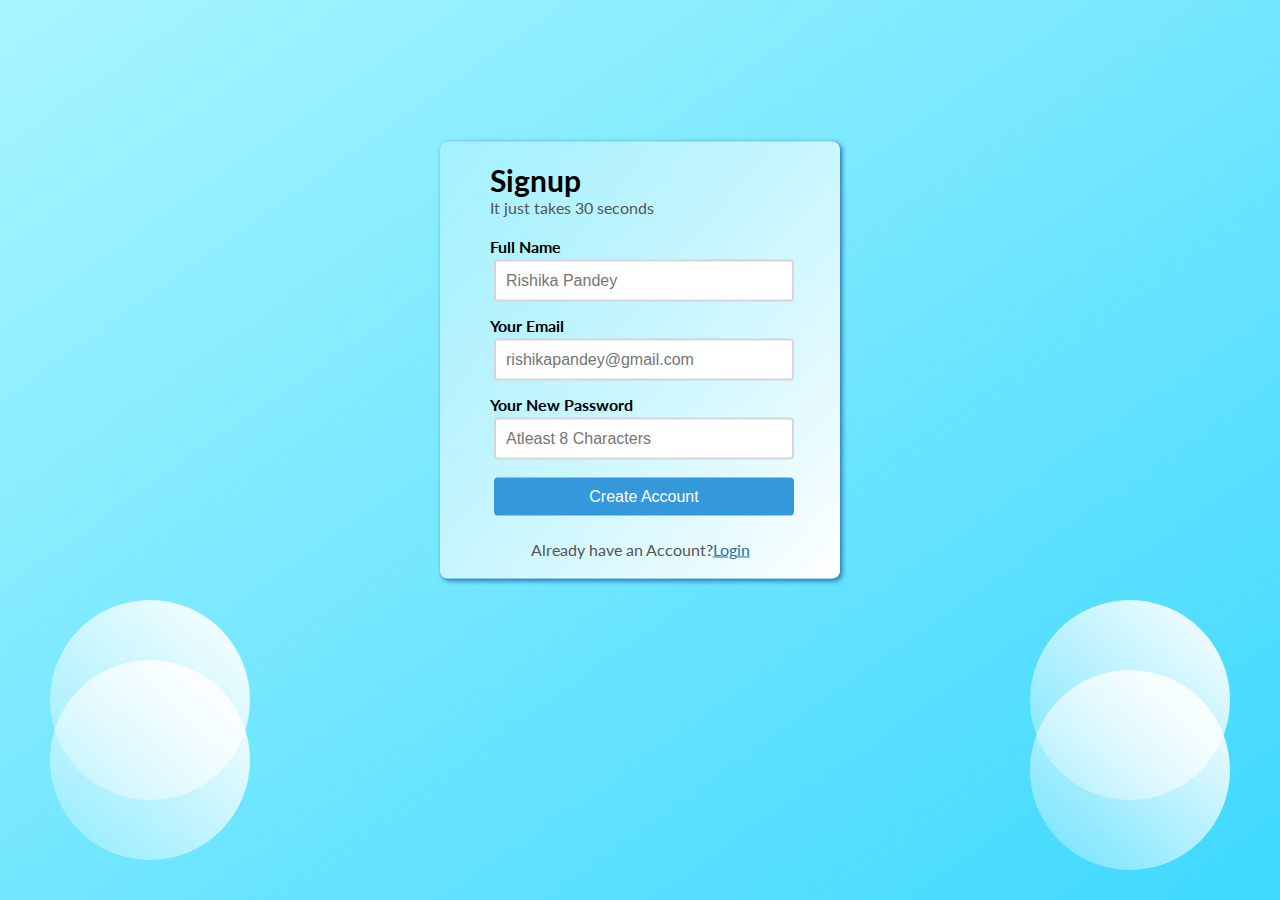
<file: 10.mini Project Signup/index.html>
<!DOCTYPE html>
<html lang="en">
<head>
    <meta charset="UTF-8">
    <meta name="viewport" content="width=device-width, initial-scale=1.0">
    <title>Signup</title>
    <link rel="Stylesheet" href="style.css">
</head>
<body>
    <div class="outer-box">
        <div class="inner-box">
        <header class="signup-header">
            <h1>Signup</h1>
            <p>It just takes 30 seconds</p>
        </header>
    <main class="signup-body">
    <form action="#">
    <p><label for="fullname">Full Name</label> 
    <input type="text" id="fulltime"placeholder="Rishika Pandey" required></p>
    <p><label for="email">Your Email</label> 
        <input type="email" id="email"placeholder="rishikapandey@gmail.com" required></p>
    <p><label for="password">Your New Password</label> 
        <input type="password" id="password"placeholder="Atleast 8 Characters" required></p>
    <p> 
        <input type="Submit" id="Submit" value="Create Account"></p>
          </form>  
        </main>
        <footer class="signup-footer">
            <p>Already have an Account?<a href=#>Login</a></p>

        </footer>
        </div>
        <div class="circle c1"></div>
        <div class="circle c2"></div>
        <div class="circle c3"></div>
        <div class="circle c4"></div>
        </div>
    </div>
    
</body>
</html>
</file>
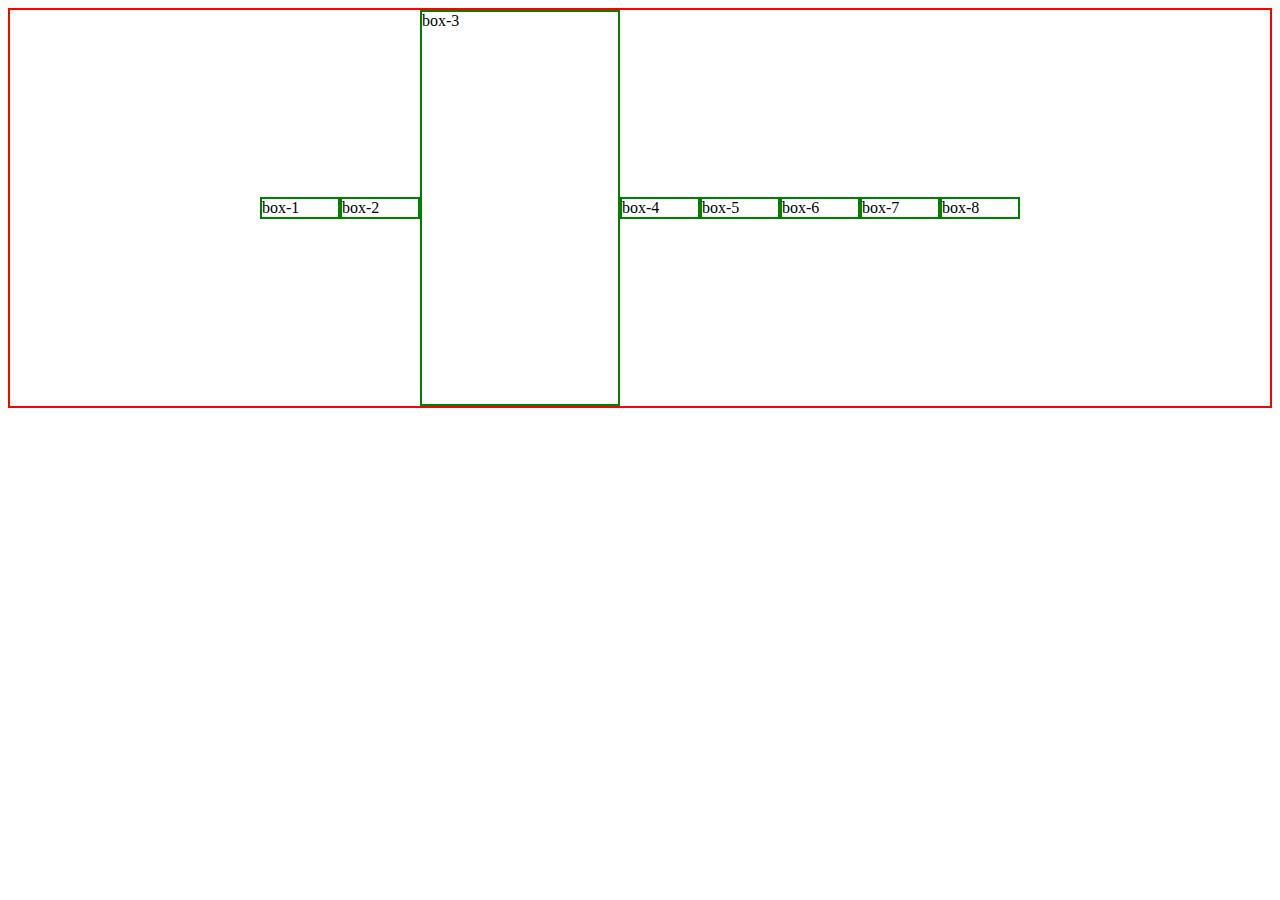
<file: 11. Flexbox/index.html>
<!DOCTYPE html>
<html lang="en">
<head>
    <meta charset="UTF-8">
    <meta http-equiv="X-UA-Compatible" content="IE=edge">
    <meta name="viewport" content="width=device-width, initial-scale=1.0">
    <title>Flexbox</title>
    <link rel="stylesheet" href="style.css">
</head>
<body>

    <div class="container">
        <div class="box" id="box-1">box-1</div>
        <div class="box" id="box-2">box-2</div>
        <div class="box" id="box-3">box-3</div>
        <div class="box" id="box-4">box-4</div>
        <div class="box" id="box-5">box-5</div>
        <div class="box" id="box-6">box-6</div>
        <div class="box" id="box-7">box-7</div>
        <div class="box" id="box-8">box-8</div>
    </div>
    
</body>
</html>
</file>
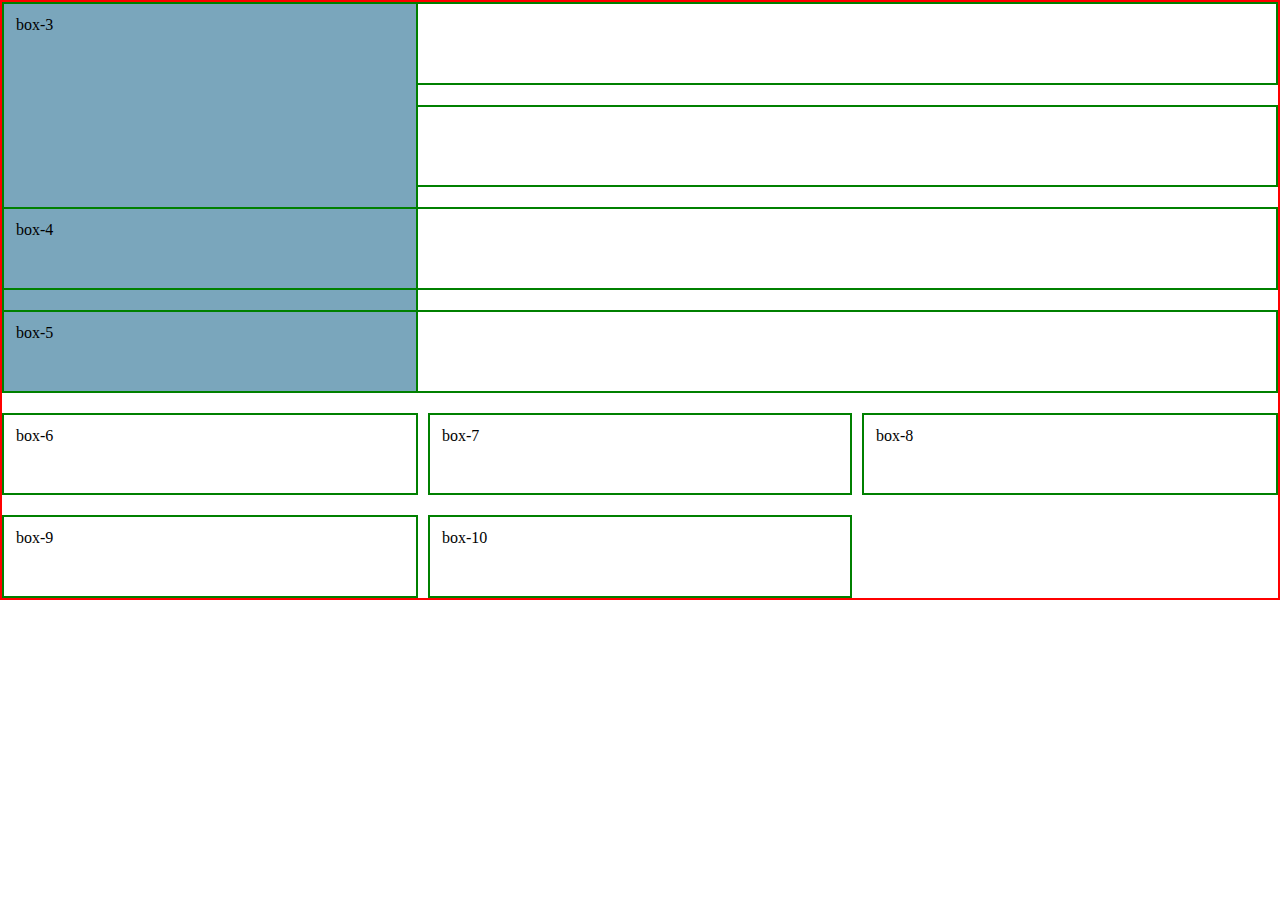
<file: 13.CSS Grid/index.html>
<!DOCTYPE html>
<html lang="en">
<head>
    <meta charset="UTF-8">
    <meta name="viewport" content="width=device-width, initial-scale=1.0">
    <title>CSS Grid</title>
    <link rel="Stylesheet" href="style.css">
</head>
<body>
    <div class="container">
        <div class="box" id="box-1">box-1</div>
        <div class="box" id="box-2">box-2</div>
        <div class="box" id="box-3">box-3</div>
        <div class="box" id="box-4">box-4</div>
        <div class="box" id="box-5">box-5</div>
        <div class="box" id="box-6">box-6</div>
        <div class="box" id="box-7">box-7</div>
        <div class="box" id="box-8">box-8</div>
        <div class="box" id="box-9">box-9</div>
        <div class="box" id="box-10">box-10</div>
    </div>
    
</body>
</html>
</file>
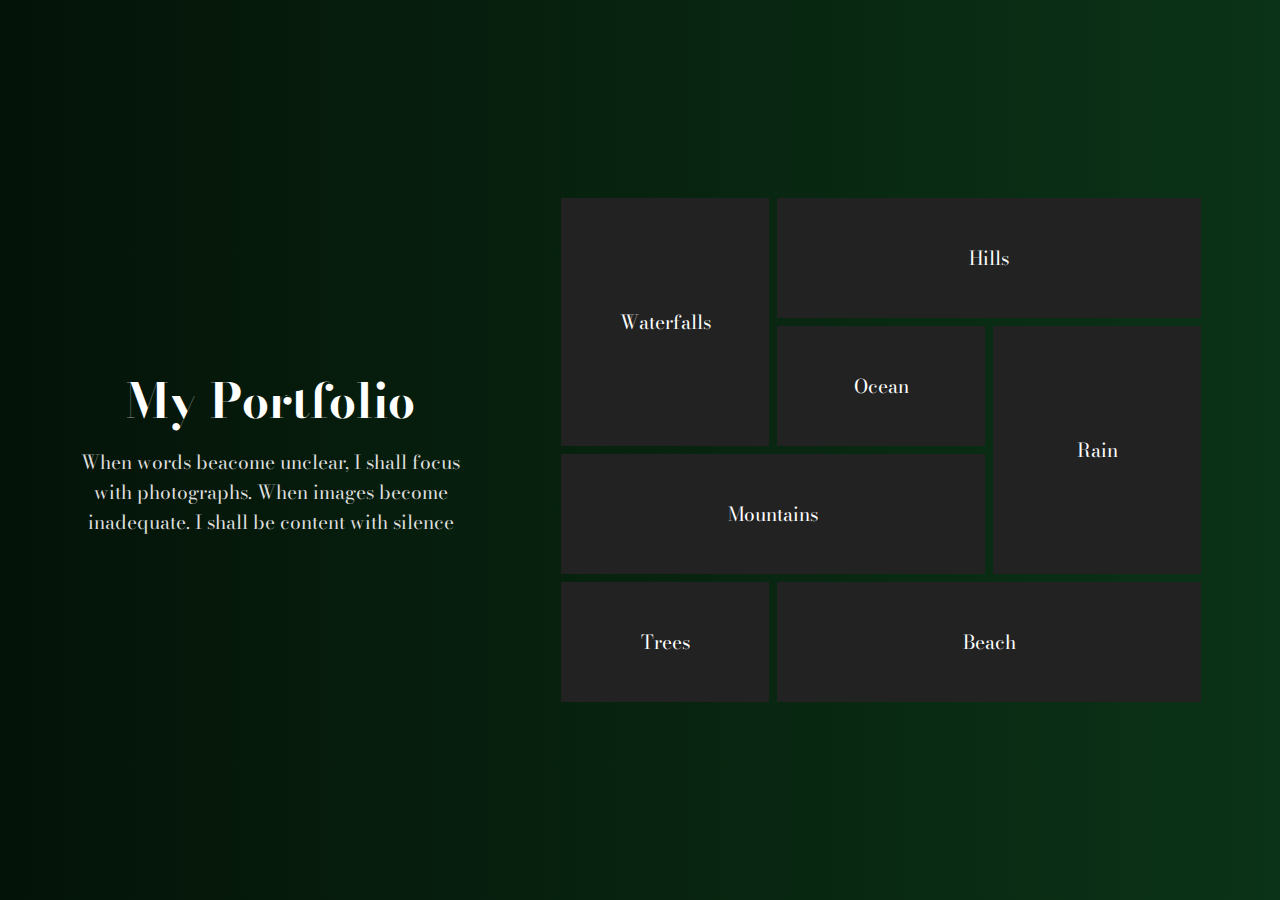
<file: 14. grid Portfolio/index.html>
<!DOCTYPE html>
<html lang="en">
<head>
    <meta charset="UTF-8">
    <meta name="viewport" content="width=device-width, initial-scale=1.0">
    <title>Grid Portfolio</title>
    <link rel="Stylesheet" href="style.css">
</head>
<body>
    <div class="container">
        <div class="left-text">
            <h2 class="heading">My Portfolio</h2>
            <p class="subheading">When words beacome unclear, I shall focus with photographs. When images become inadequate. I shall be content with silence</p>
        </div>
        <div class="gallery">
            <div class="box row-2" style="background-image: url(https://images.unsplash.com/photo-1470071459604-3b5ec3a7fe05?q=80&w=1948&auto=format&fit=crop&ixlib=rb-4.0.3&ixid=M3wxMjA3fDB8MHxwaG90by1wYWdlfHx8fGVufDB8fHx8fA%3D%3D);">Waterfalls</div>
            <div class="box col-2" style="background-image:url(https://media.istockphoto.com/id/1296296615/photo/colorful-hill-station-and-cloudy-blue-sky.jpg?s=1024x1024&w=is&k=20&c=PSrTMuqSk0yT5gf58b_SQtq5lv1pcXHePDt2YM76h8Q=);">Hills</div>
            <div class="box" style="background-image:url(https://images.unsplash.com/photo-1682695797221-8164ff1fafc9?q=80&w=2070&auto=format&fit=crop&ixlib=rb-4.0.3&ixid=M3wxMjA3fDF8MHxwaG90by1wYWdlfHx8fGVufDB8fHx8fA%3D%3D);">Ocean</div>
            <div class="box row-2" style="background-image:url(https://images.unsplash.com/photo-1503435824048-a799a3a84bf7?q=80&w=1887&auto=format&fit=crop&ixlib=rb-4.0.3&ixid=M3wxMjA3fDB8MHxwaG90by1wYWdlfHx8fGVufDB8fHx8fA%3D%3D);">Rain</div>
            <div class="box col-2" style="background-image:url(https://images.unsplash.com/photo-1454496522488-7a8e488e8606?q=80&w=2076&auto=format&fit=crop&ixlib=rb-4.0.3&ixid=M3wxMjA3fDB8MHxwaG90by1wYWdlfHx8fGVufDB8fHx8fA%3D%3D);">Mountains</div>
            <div class="box" style="background-image:url(https://images.unsplash.com/photo-1441974231531-c6227db76b6e?q=80&w=2071&auto=format&fit=crop&ixlib=rb-4.0.3&ixid=M3wxMjA3fDB8MHxwaG90by1wYWdlfHx8fGVufDB8fHx8fA%3D%3D);">Trees</div>
            <div class="box col-2" style="background-image:url(https://images.unsplash.com/photo-1506953823976-52e1fdc0149a?q=80&w=1935&auto=format&fit=crop&ixlib=rb-4.0.3&ixid=M3wxMjA3fDB8MHxwaG90by1wYWdlfHx8fGVufDB8fHx8fA%3D%3D);">Beach</div>

        </div>
    </div>
    
</body>
</html>
</file>
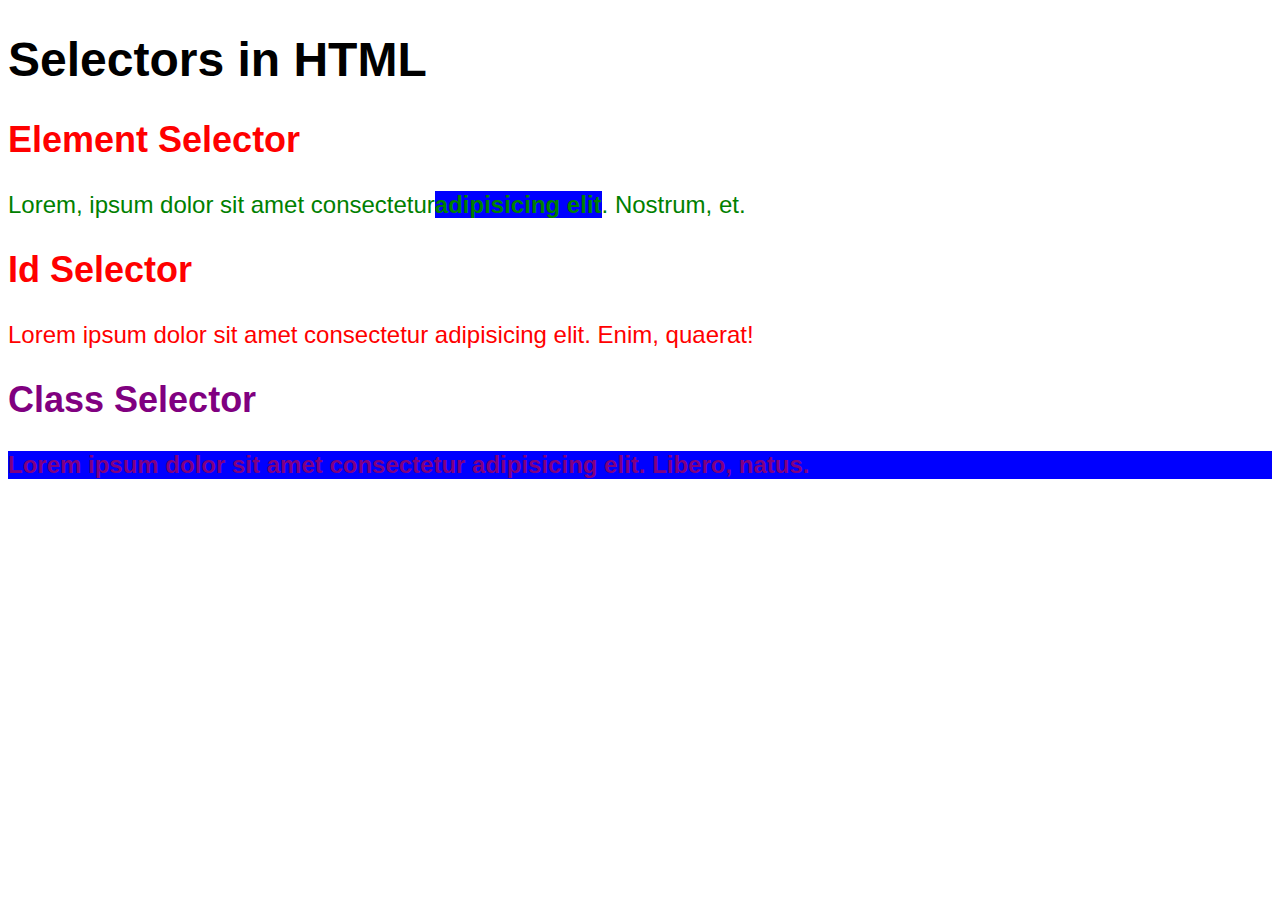
<file: 2.Selectors/index.html>
<!DOCTYPE html>
<html lang="en">
<head>
    <meta charset="UTF-8">
    <meta name="viewport" content="width=device-width, initial-scale=1.0">
    <title>Selectors in HTML</title>
    <link rel="Stylesheet" href="style.css">
</head>
<body>
    <header>
        <h1>Selectors in HTML</h1> 
    </header>
    <main>
        <article id="first">
            <h2>Element Selector</h2>
           <p>Lorem, ipsum dolor sit amet consectetur<span class="highlight">adipisicing elit</span>. Nostrum, et.</p>
        </article>
        <article id="second"class="purple">
            <h2>Id Selector</h2>
           <p>Lorem ipsum dolor sit amet consectetur adipisicing elit. Enim, quaerat!</p>
        </article>
        <article id="third" class="purple">
            <h2>Class Selector</h2>
           <p class="highlight">Lorem ipsum dolor sit amet consectetur adipisicing elit. Libero, natus.</p>
        </article>
    </main>

    
</body>
</html>
</file>
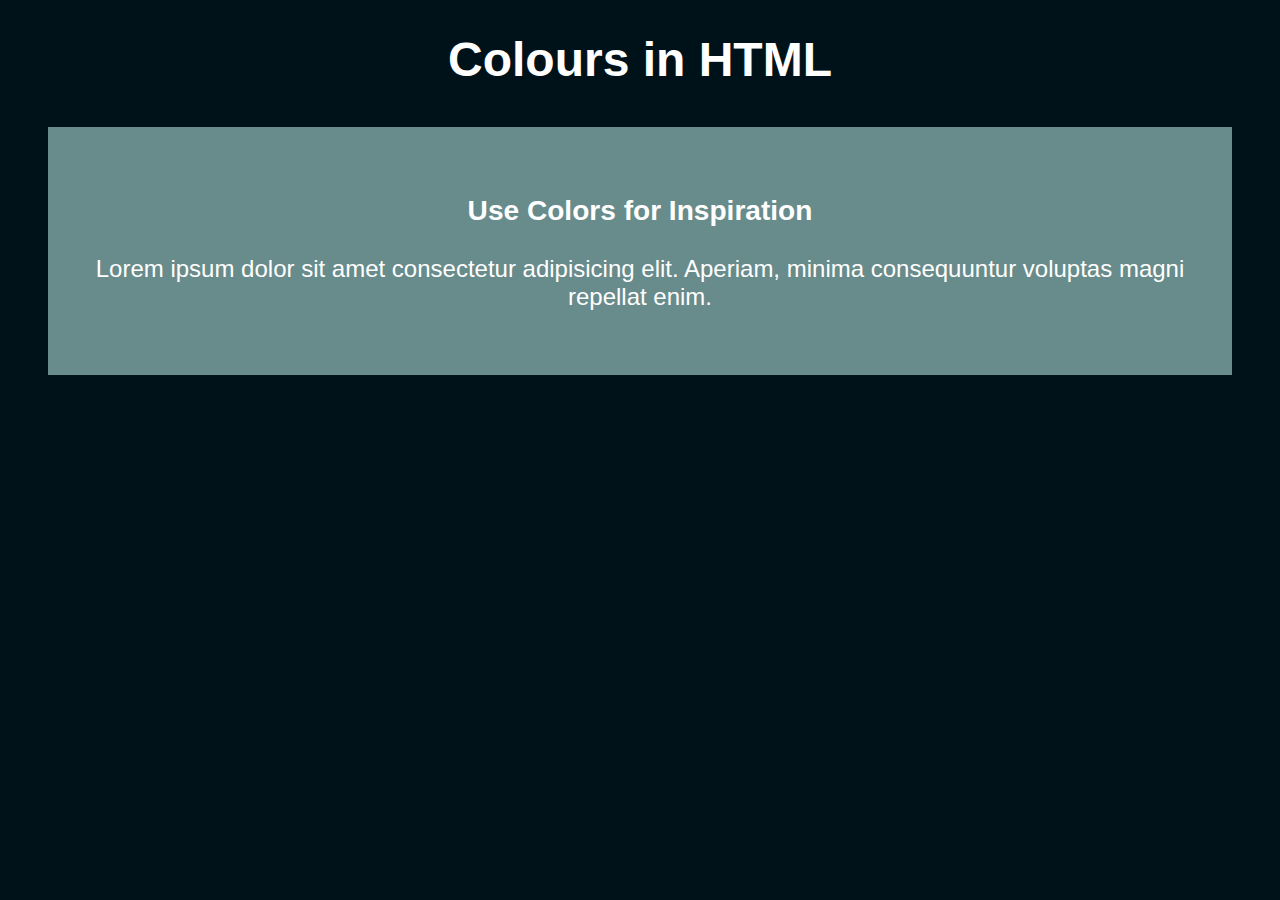
<file: 3.Colors/index.html>
<!DOCTYPE html>
<html lang="en">
<head>
    <meta charset="UTF-8">
    <meta name="viewport" content="width=device-width, initial-scale=1.0">
    <title>Colors in CSS</title>
    <link rel="Stylesheet" href="style.css">
</head>
<body>
    <header>
        <h1>Colours in HTML</h1>
        <main>
            <article>
                <h3>Use Colors for Inspiration</h3>
                <p>Lorem ipsum dolor sit amet consectetur adipisicing elit. Aperiam, minima consequuntur voluptas magni repellat enim.</p>
            </article>
        </main>
    </header>
    
</body>
</html>
</file>
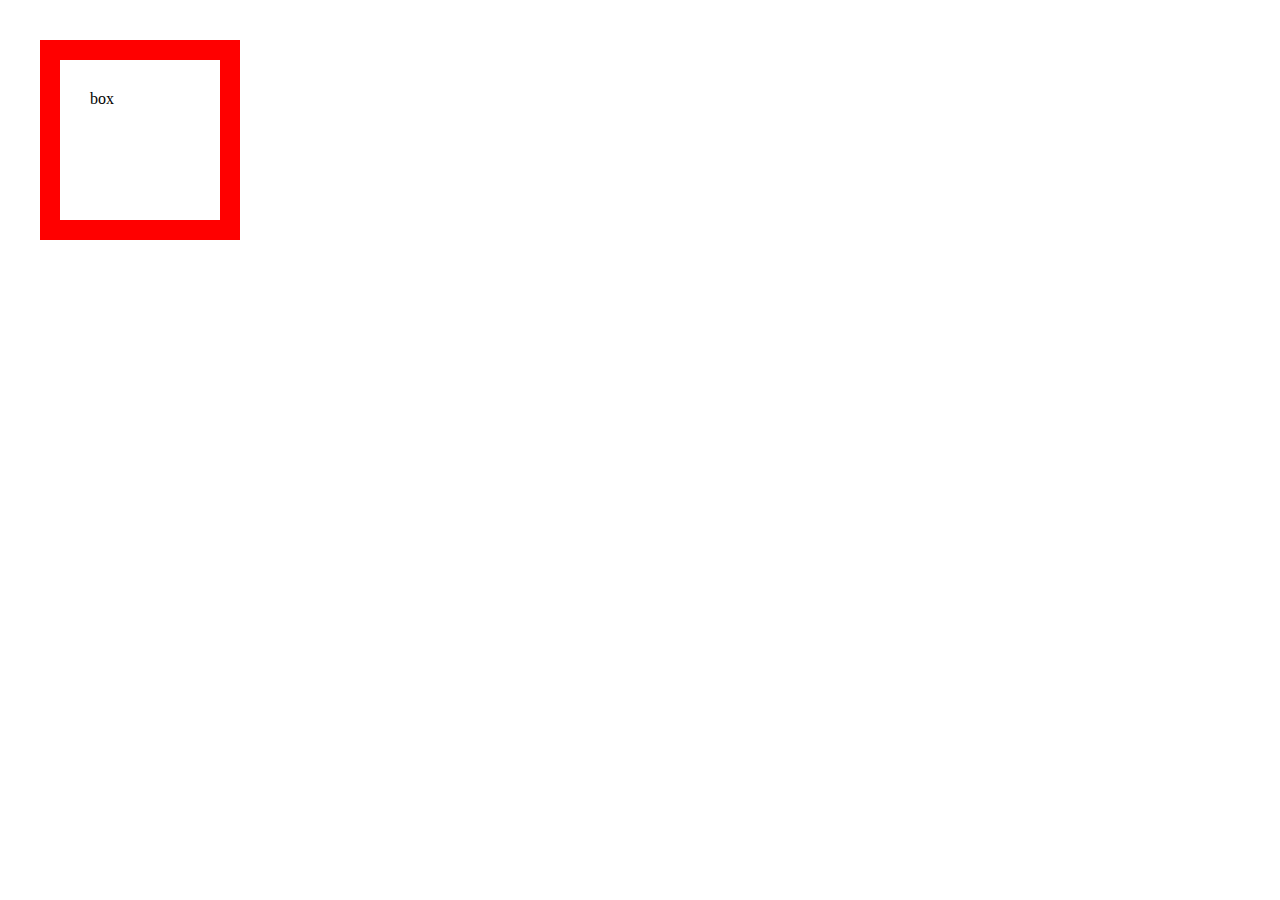
<file: 4.Units/index.html>
<!DOCTYPE html>
<html lang="en">
<head>
    <meta charset="UTF-8">
    <meta name="viewport" content="width=device-width, initial-scale=1.0">
    <title>Units in CSS</title>
    <link rel="Stylesheet" href="style.css">
</head>
<body>
    <div class="box">
        box
    </div>
    
</body>
</html>
</file>
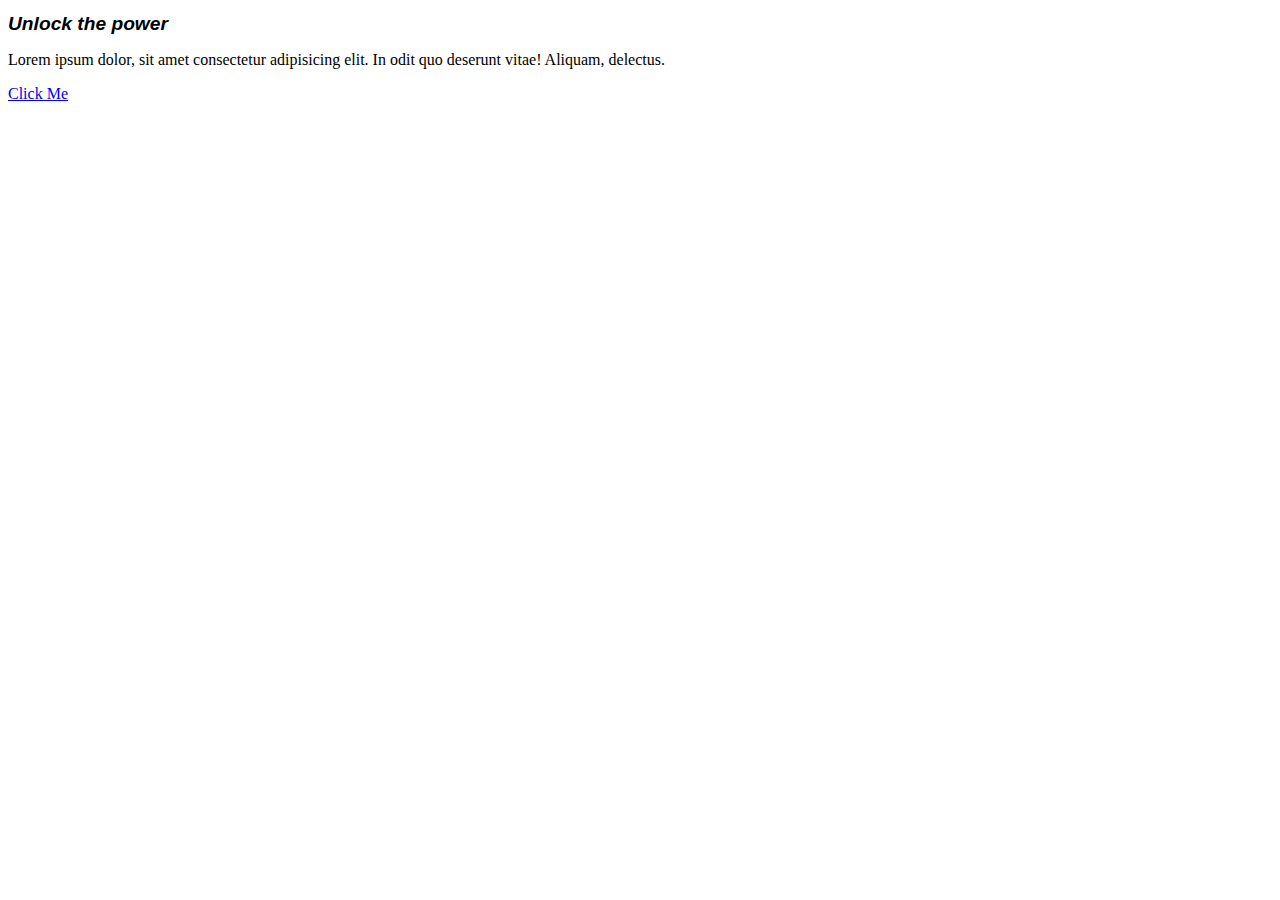
<file: 6.text & font/index.html>
<!DOCTYPE html>
<html lang="en">
<head>
    <meta charset="UTF-8">
    <meta name="viewport" content="width=device-width, initial-scale=1.0">
    <title>Document</title>
    <link rel="Stylesheet" href="style.css">
</head>
<body>
    <h1>Unlock the power</h1>
    <p>Lorem ipsum dolor, sit amet consectetur adipisicing elit. In odit quo deserunt vitae! Aliquam, delectus.</p>
    <a href="#">Click Me</a>
</body>
</html>
</file>
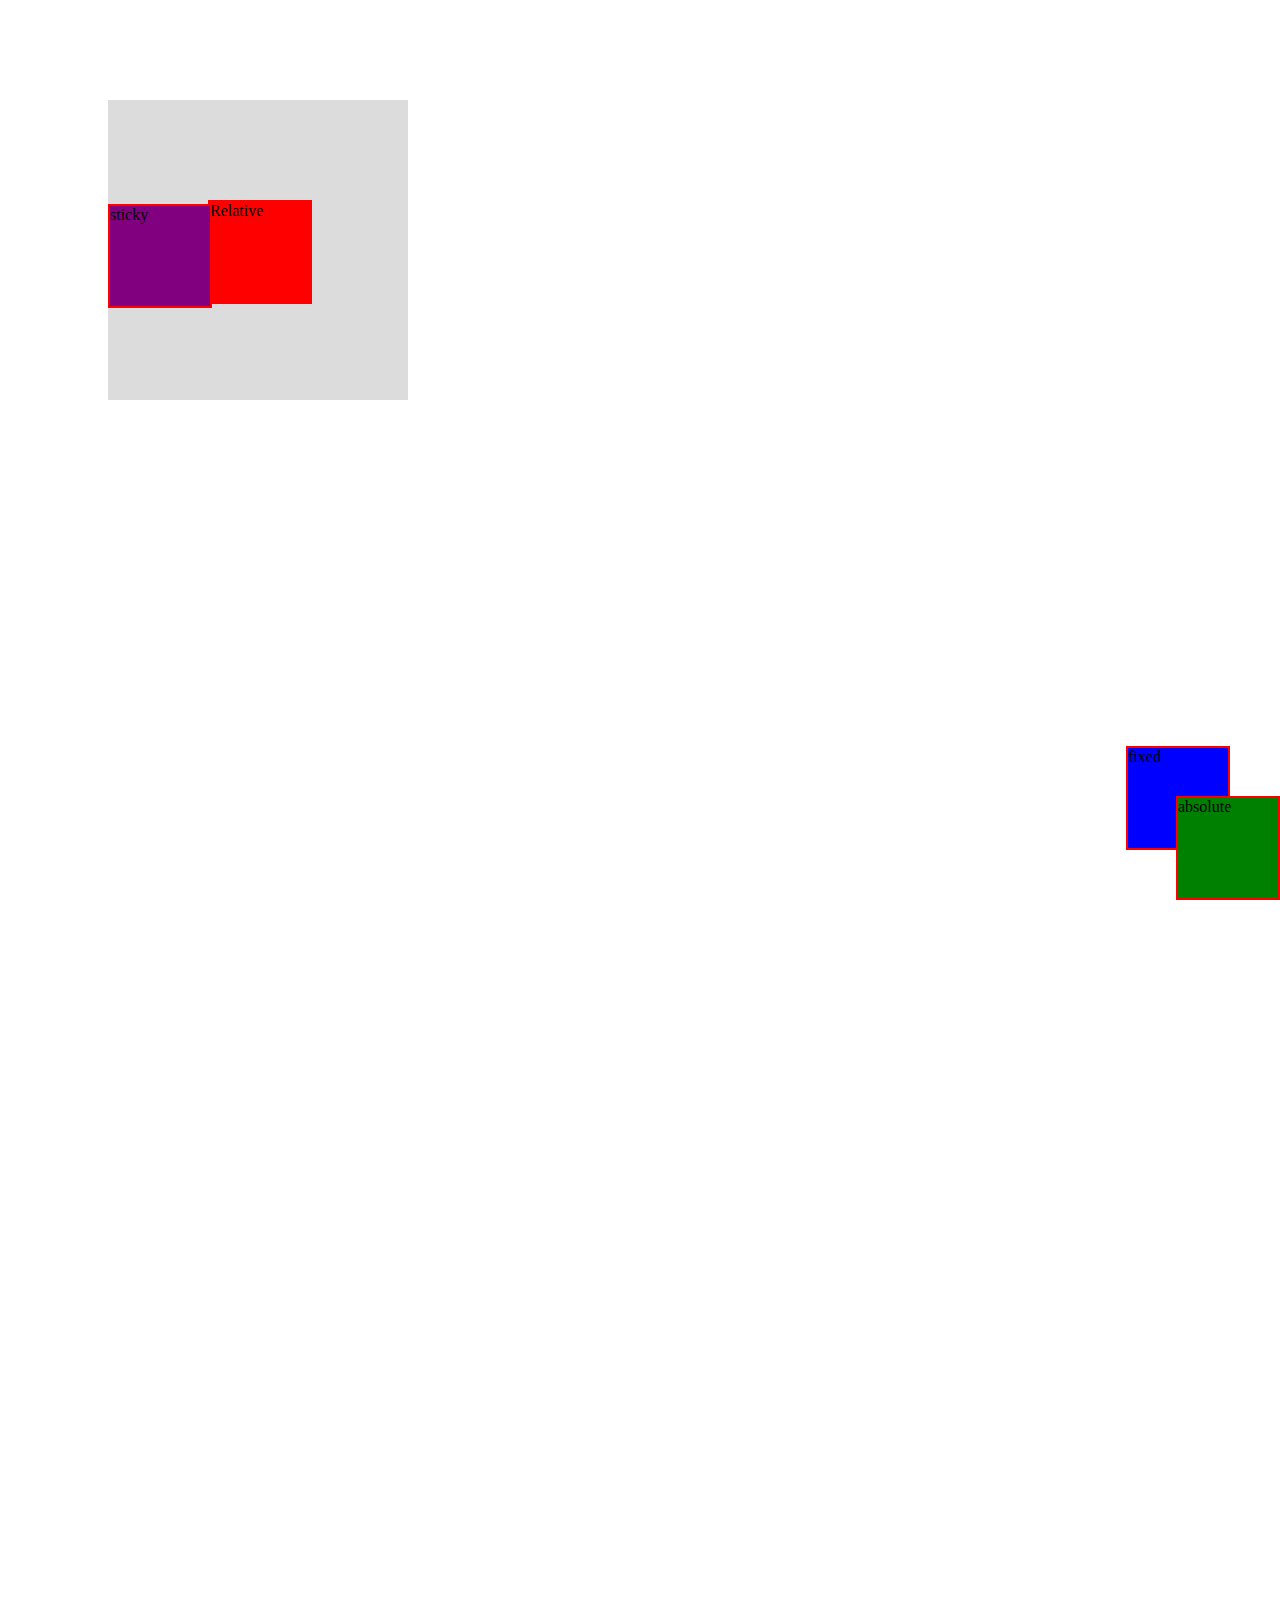
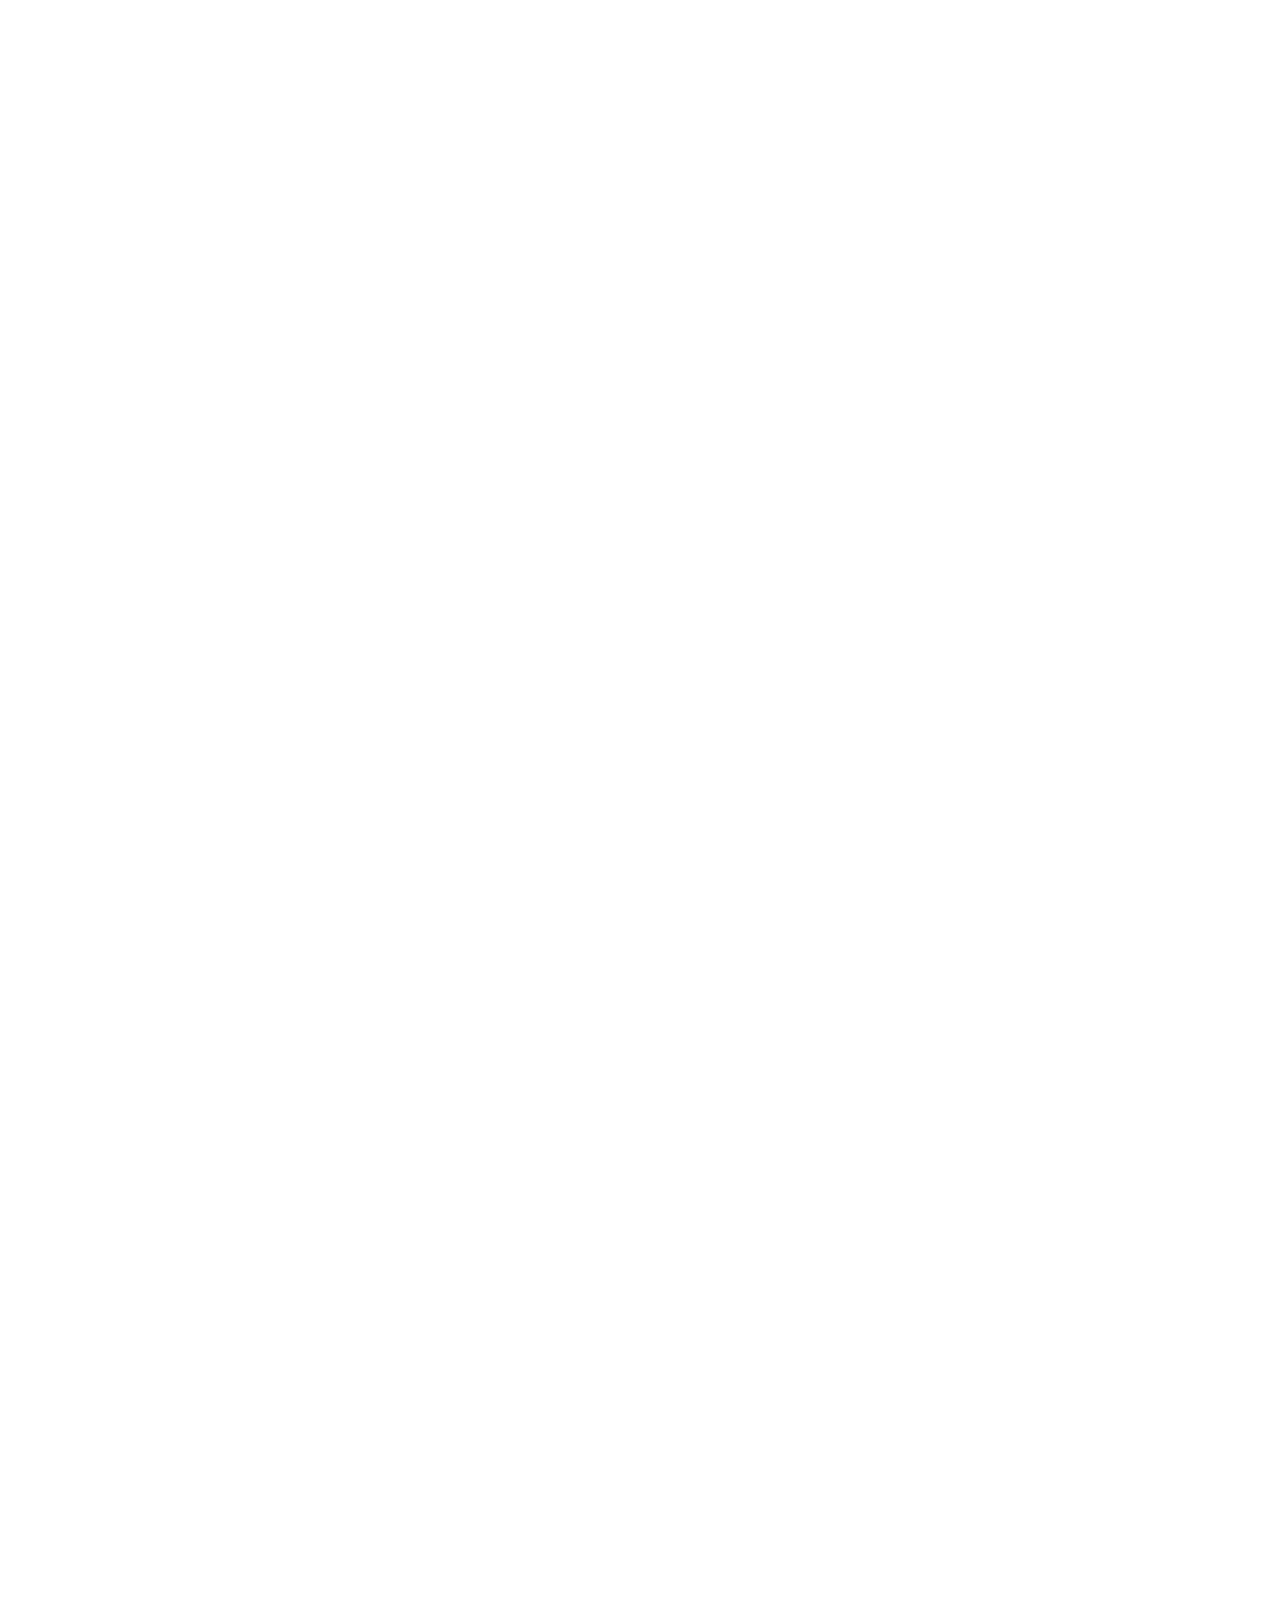
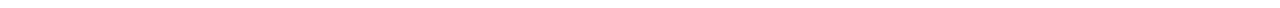
<file: 8.Position Property/index.html>
<!DOCTYPE html>
<html lang="en">
<head>
    <meta charset="UTF-8">
    <meta name="viewport" content="width=device-width, initial-scale=1.0">
    <title>Postion in CSS</title>
    <link rel="Stylesheet" href="style.css">
</head>
<body>
    <div class="container">
        <div class="box red">Relative</div>
        <div class="box green">absolute</div>
        <div class="box blue">fixed</div>
       <div class="box purple">sticky</div>
        </div>
    </div>
    <div class="spacer"></div>

    
</body>
</html>
</file>
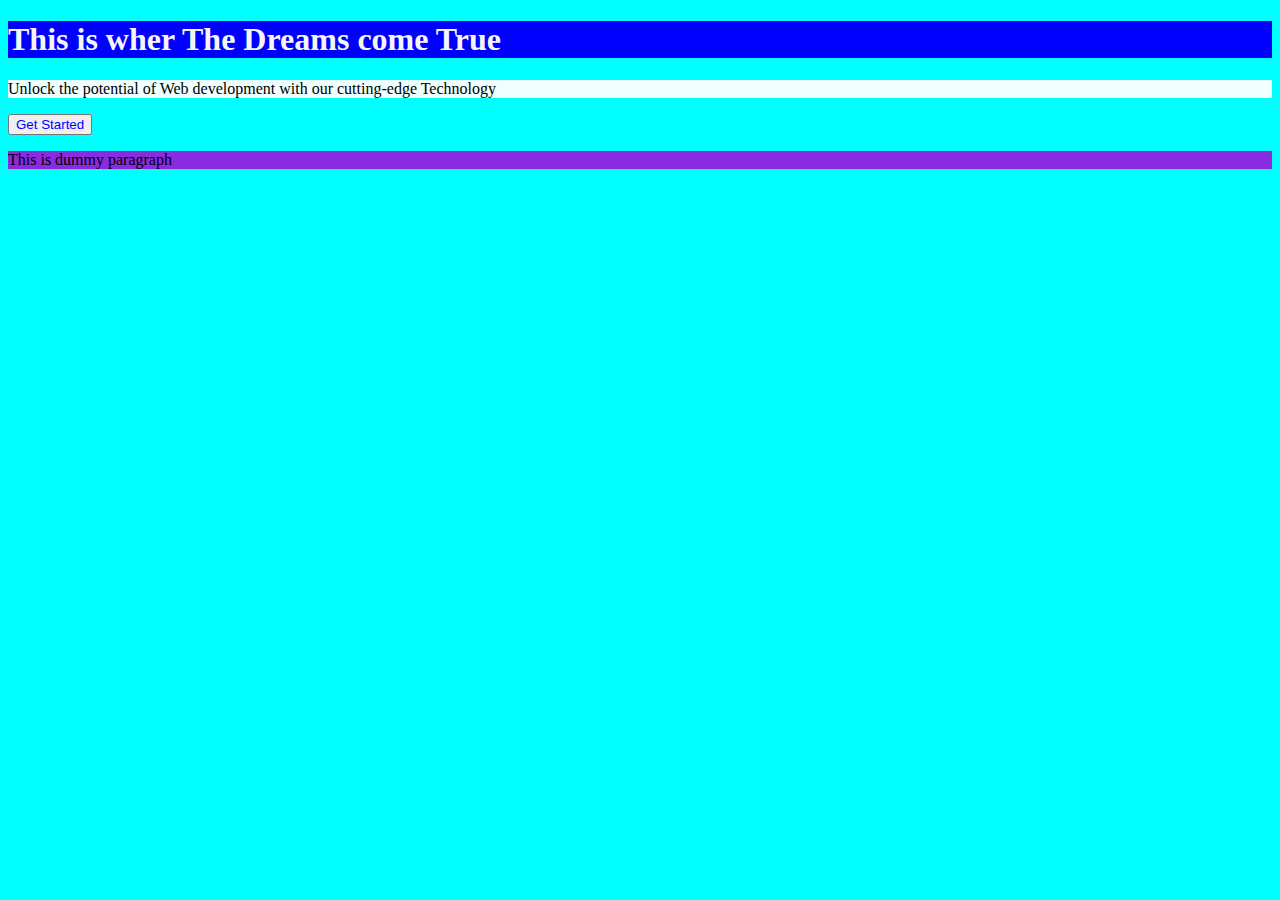
<file: 1.Introduction/Practice1.html>
<!DOCTYPE html>
<html lang="en">
<head>
    <meta charset="UTF-8">
    <meta name="viewport" content="width=device-width, initial-scale=1.0">
    <title>My First Website</title>
    <link rel="Stylesheet" href="Practice1.css">
    <link rel="shortcut icon" href="images/favicon.ico" type="images/x-icon">
    <style>
        body{
            background-color: aqua;
        }
        button{
         color:blue;
        }
        h1{ 
           color: whitesmoke;
            background-color: blue;
        }
        p {
            font-family:'Gill Sans';
            background-color: azure;
        }

    </style>
</head>
<body>
   
         
    <h1>This is wher The Dreams come True</h1>
      
   <p>Unlock the potential of Web development with our cutting-edge Technology</p>
   <button>Get Started</button>
   <p style="background-color: blueviolet;">This is dummy paragraph</p>
   
</body>
</html>
</file>
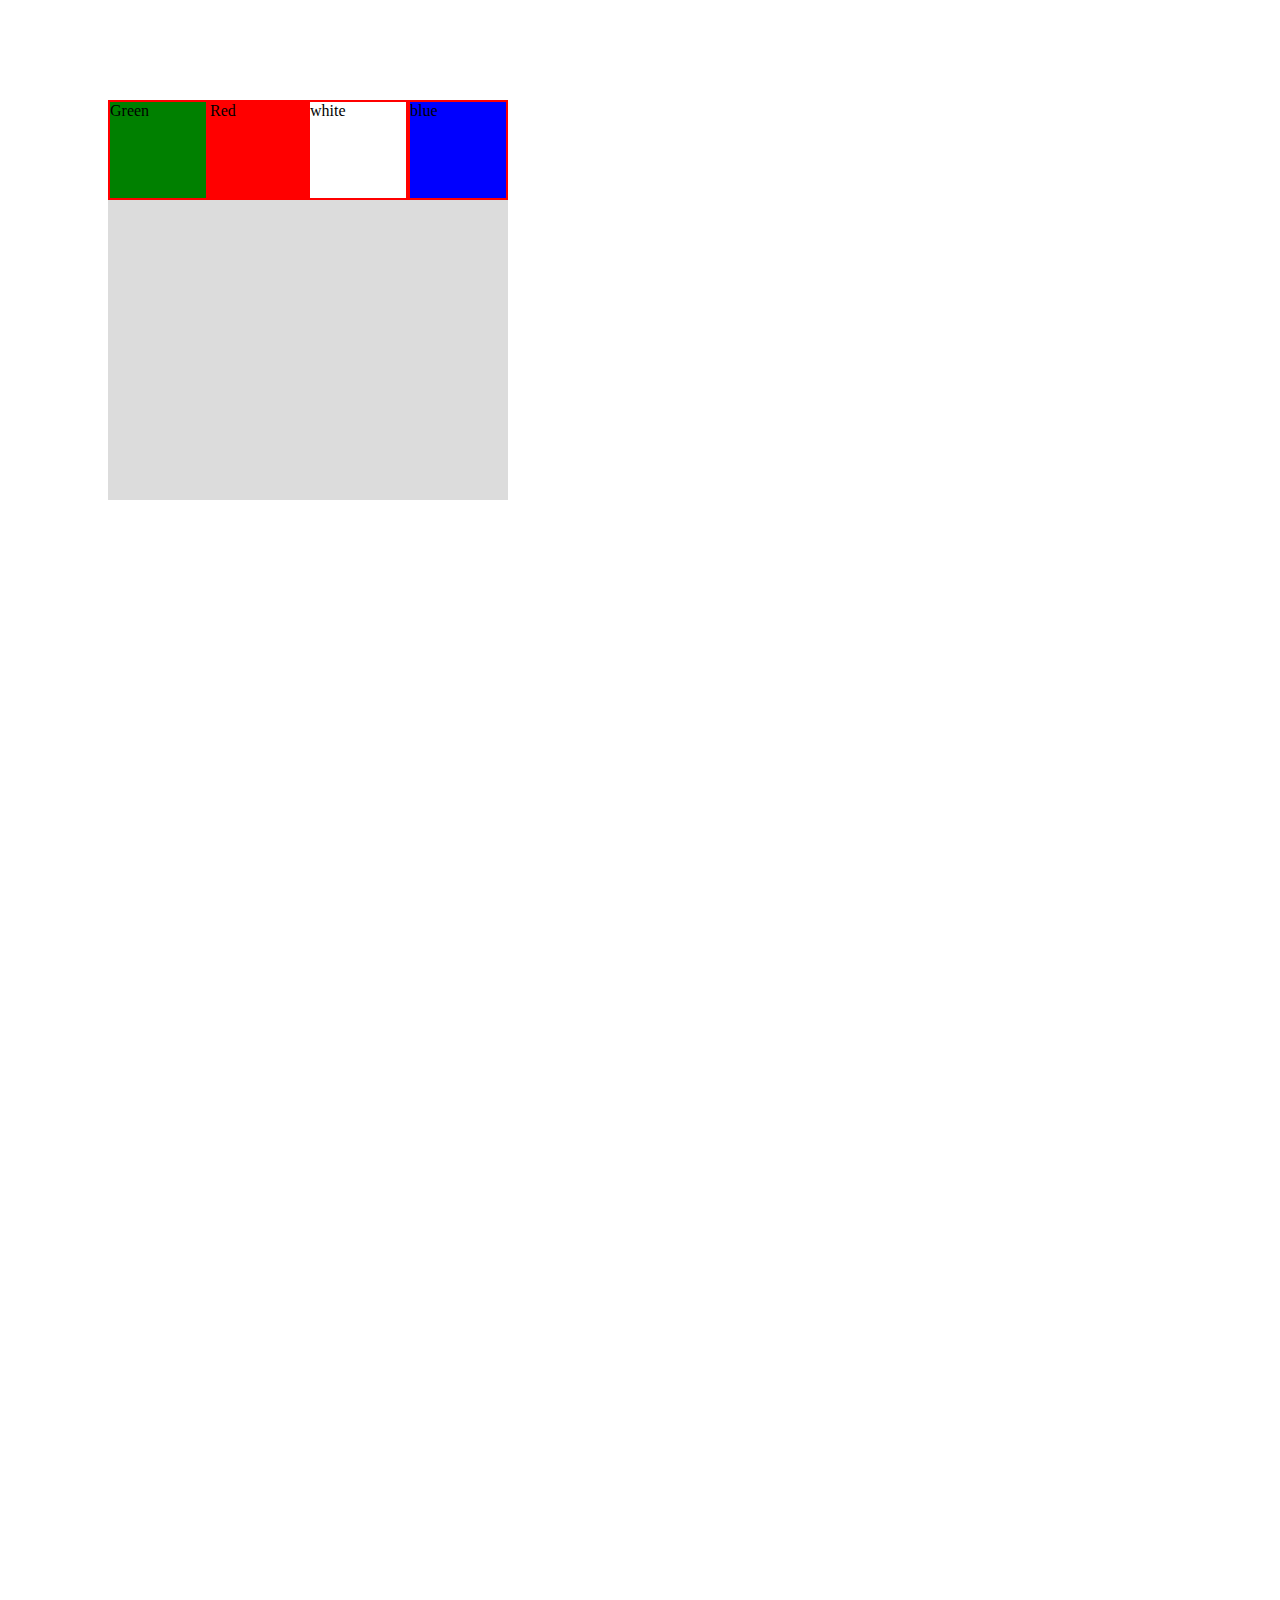
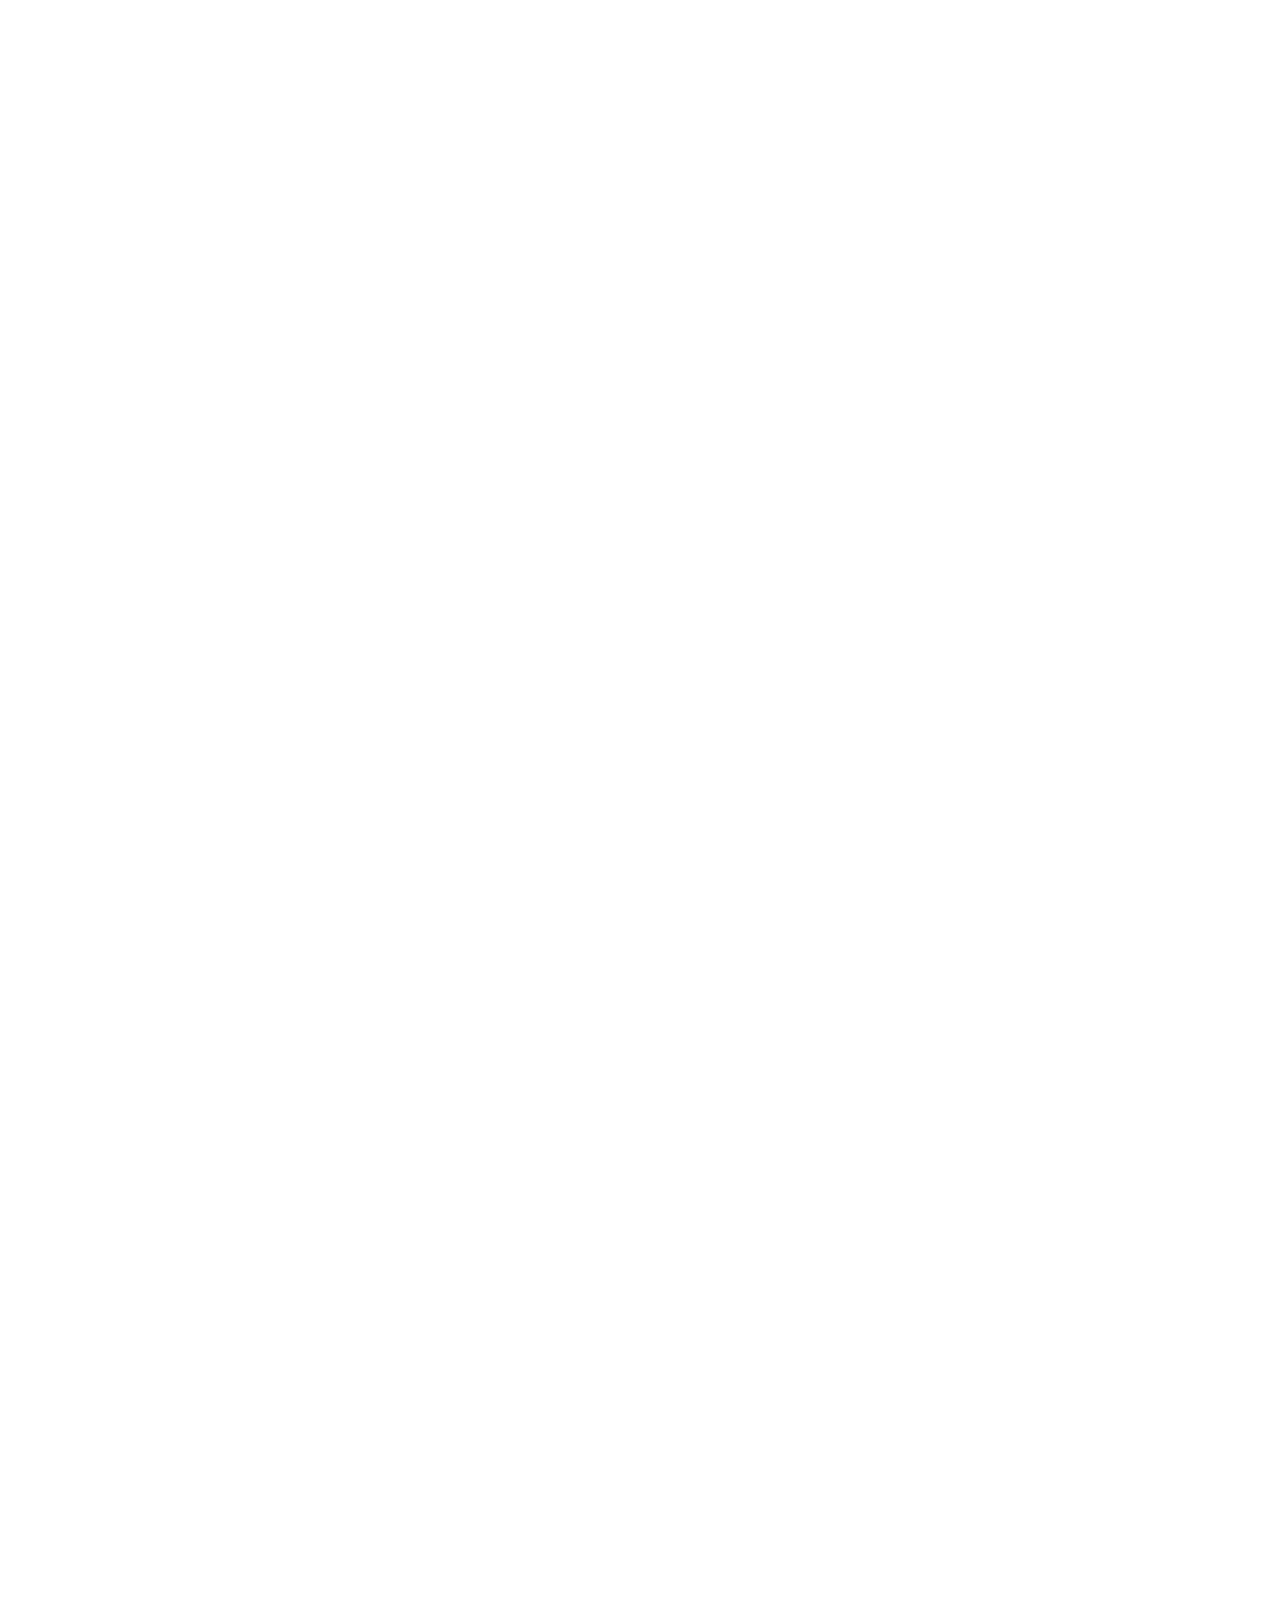
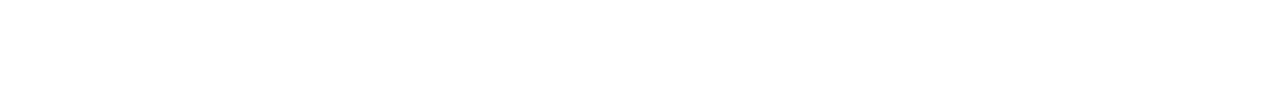
<file: 5.boxmodel/index1.html>
<!DOCTYPE html>
<html lang="en">
<head>
    <meta charset="UTF-8">
    <meta name="viewport" content="width=device-width, initial-scale=1.0">
    <title>Document</title>
    <link rel="Stylesheet" href="style1.css">
</head>
<body>
    <div class="container">
        <div class="box b1">blue</div>
        <div class="box b2">white</div>
        <div class="box b3">Red</div>
        <div class="box b4">Green</div>
        
    </div>
    <div class="spacer"></div>

    
</body>
</html>
</file>
<file: 10.mini Project Signup/style.css>
@import url('https://fonts.googleapis.com/css2?family=Lato:wght@400;700&display=swap');

*{
   margin:0; 
   padding: 0;
   box-sizing: border-box;
}
body{
    font-family: 'Lato', sans-serif;
}
.outer-box{
    width:100vw;
    height: 100vh;
    background: linear-gradient(to top left,#3ed8ff,#a8f5ff);
}
.inner-box{
    width: 400px;
    margin: 0 auto;
    position:relative;
    top:40%;
    transform:translateY(-50%);
    padding: 20px 50px;
    /* background-color: #ffffff09; */
    background: linear-gradient(to top left, #ffffffff,#ffffff33);
    /* backdrop-filter: blur(8px); */
    border-radius: 8px;
    box-shadow:2px 2px 5px #2773a5;
    z-index: 2;
}
.signup-header h1{
    font-size :30px; 
    color: black;
}
.signup-header p{
    font-size: 16px;
    color: #555;
}
.signup-body{
    margin: 20px 0;
}
.signup-body p{
    margin:10px 0;
}
.signup-body p label{
    display:block;
    font-weight:bold;
}
.signup-body p input{
    width: 100%;
    padding:10px;
    border: 2px solid #cccc;
    border-radius: 4px;
    font-size: 16px;
    margin:4px;
}
.signup-body p input[type="submit"]{
    background-color: #3498db;
    border:none;
    color: white;
    cursor: pointer;
}
.signup-body p input[type="submit"]:hover{
    background-color: #2773a5;
}
.signup-footer p{
    color: #555;
    text-align:center
}
.signup-footer p a{
    color: #2773a5;
}
.circle{
    width: 200px;
    height:200px;
    border-radius: 100px;
    background:linear-gradient(to top right,#ffffff33,#ffffffff);
    position:absolute;
}
.c1{
    bottom:30px;
    right:50px;
}
.c2{
    bottom:100px;
    right:50px;
}
.c3{
    bottom:100px;
    left:50px;
}
.c4{
    bottom:40px;
    left:50px;

}
</file>
<file: 11. Flexbox/style.css>
* {
    box-sizing: border-box;
}

.container {
    height: 400px;
    border: 2px solid red;
    display: flex;
    /* flex-direction: column-reverse; */
    /* flex-wrap: wrap-reverse; */
    /* gap: 10px; */
    /* row-gap: 10px;
    column-gap: 20px; */
    flex-flow: row;
    /* justify-content: space-around; */
    /* justify-content: flex-end; */
    justify-content: center;
    /* align-items: center; */
    align-items: center;
    align-content: space-evenly;
}

.box {
    border: 2px solid green;
    width: 80px;
}

#box-1 {
    /* order: 1;
    flex-grow: 1;
    flex-shrink: 2; */
    /* flex-basis: 200px; */
}

#box-3 {
    flex: 0 2 200px;
    align-self: stretch;
}

#box-4 {
    /* flex-shrink: 3; */
}
</file>
<file: 13.CSS Grid/style.css>
*{
    margin: 0;
    padding: 0;
    box-sizing: border-box;
}
.container{
    height: 600px;
    border: 2px solid red;
    display: grid;
    /* gap: 10px; */
    row-gap: 20px;
    column-gap: 10px;
    
    /* grid-template-columns: 200px 200px 200px; */
    /* grid-template-columns: 100px 200px 300px; --- we  can define width with the help of grid-template-columns.
    we can make column by just writing their pixel size --- use view width too */
    /* grid-template-columns: 20% 80%;*/
    /* grid-template-columns: 1fr 1fr 1fr 1fr; */
    /* grid-template-columns: repeat(4,  100px); */
    /* grid-template-rows: 200px 80px; -- define height of rows*/
    /* grid-auto-rows:150px  ; */
    /* justify-content:center; */
    /* align-content: center; */
    /* align-items: center; */
    grid-template-areas: "hdr hdr hdr"
    "sbr sbr sbr"
    "main main main"
    "fr fr fr";
}
.box{
    border: 2px solid green;
    padding: 12px;
}
#box-3 {
    background-color: #7aa6bc;
    /* justify-content: end;
    align-self: end; */
    /* grid-column-start: 1;
    grid-column-end: 3; */
    grid-column: 1/-1; 
    grid-row: 1/3;
    grid-area: 1/1/5/2; 
    /* we can define column and row in grid area at once*/ 

}
#box-1{
    grid-area: hdr;
}
#box-2{
    grid-area: sbr;
}
#box-4{
    grid-area: main;
}
#box-5{
    grid-area: fr;
}
</file>
<file: 14. grid Portfolio/style.css>
@import url('https://fonts.googleapis.com/css2?family=Bodoni+Moda:opsz,wght@6..96,400;6..96,900&display=swap');

*{
    margin: 0;
    padding: 0;
    box-sizing: border-box;
}
body{
    font-family: 'Bodoni Moda', serif;
    font-size: 1.2rem;
}
.container{
    min-height: 100vh;
    display: flex;
    justify-content: space-evenly;
    align-items: center;
    gap: 20px;
    background: linear-gradient(to right, #041308,#0b3317 );
}
.left-text{
    flex-basis: 30%;

}
.heading{
    font-size: 3rem;
    text-align: center;
    color:white;

}


.subheading{
    color:#ddd;
    margin-top: 10px;
    text-align: center;
}
.gallery{
    flex-basis: 50%;
    display:grid;
    gap: 8px;
    grid-template-columns:repeat(3, 1fr);
    grid-auto-rows: 120px;
}
.box{
    background-size: cover;
    background-position: top;
    color: white;
    display: flex;
    justify-content: center;
    align-items: center;
    background-color: #222;
    background-blend-mode: hard-light;
    transition: all 1s ease-in-out;
}
.box:hover{
    background-color: #999;
    background-position: center;
    box-shadow: 0 0 4px #fff ;
    cursor:pointer ;
}
/* #box-1{
    grid-row: span 2;
}  we cam use this too indivisually*/
.row-2{
    grid-row: span 2;
}
.col-2{
    grid-column: span 2;
}
</file>
<file: 2.Selectors/style.css>
*{
    font-family:sans-serif;
}
body{
    font-size: 24px;
}
p:hover{
    font-size:30px;
}
#first>p{
    color: green;
}
#first,#second{
    color:red;
}
.purple{
    color: purple;
    font-family: monospace;
}
.highlight{
    background-color: blue;
    font-weight: bolder;
}
</file>
<file: 3.Colors/style.css>
body{
    font-size: 24px;
    font-family: Arial, Helvetica, sans-serif;
    color: #ffffff;
    background-color: #001219;
    text-align: center;
}
article{
    background-color: #688b8b;
    padding: 40px;
    margin:40px;
}
</file>
<file: 4.Units/style.css>
*{
    margin:0;
    padding:0;
    box-sizing:border-box;
}

.box{
    width:200px;
    height:200px;
    border:20px solid red;
    padding:30px;
    margin:40px;
}
</file>
<file: 6.text & font/style.css>
h1{
    /* text-decoration: line-through;
    text-decoration-line: underline;
    text-decoration-color: aqua;
    text-decoration-style: wavy;
    text-transform: lowercase;
    text-indent: 80px;
    letter-spacing: 0.1rem;
    line-height:1.6rem ;
    word-spacing: 10px; */

    /* color: transparent; */
    /* text-shadow: 4px 2px 1px red, 6px 5px 1px blue; */


    font-family: sans-serif;
    font-size: 1.2rem;
    font-weight: 800;
    font-style: italic;
}
</file>
<file: 8.Position Property/style.css>
.container{
    width:300px;
    height: 300px;
    background-color: gainsboro;
    margin:100px;
   
}
.box{
   width: 100px;
   height: 100px; 
   border: 2px solid red;
   

}
.red{
    position:relative;
    background-color: red;
    top:100px;
    left:100px;
    
}
.green{
       background-color: green; 
       position:absolute;
       /* top:0;
       left:0; */
       bottom: 0;
       right: 0;
       z-index: 2;

}
.spacer{
        height: 300vh;
}
.blue{
    background-color:blue;
    position:fixed;
    /* left: 0;
    top: 0; */
    bottom: 50px;
    right: 50px;
    z-index: 1;
}
.purple{
    background-color: purple;
    position:sticky;
    top:50px;


}
</file>
<file: 1.Introduction/Practice1.css>
p{
    font-family:'Courier New';
}
</file>
<file: 5.boxmodel/style1.css>
*{
        box-sizing:border-box; 
}
    /* box-sizing:border-box; */

.container{
    height: 400px;
    width:400px;
    background-color:gainsboro;
    /* display: none; */
    margin:100px;
}



.box{
    width:100px;
    height:100px;
    border: 2px solid red;
    /* float:left */
    overflow: auto;
    
}
.spacer{
    height: 300vh;
}
.b1{
    background-color: blue;
    float: right;
   
}
.b2{
    background-color: white;
    float: right;
    
}
.b3{
    background-color: red;
    float: right;
}
.b4{
    background-color: green;
  
}
</file>
